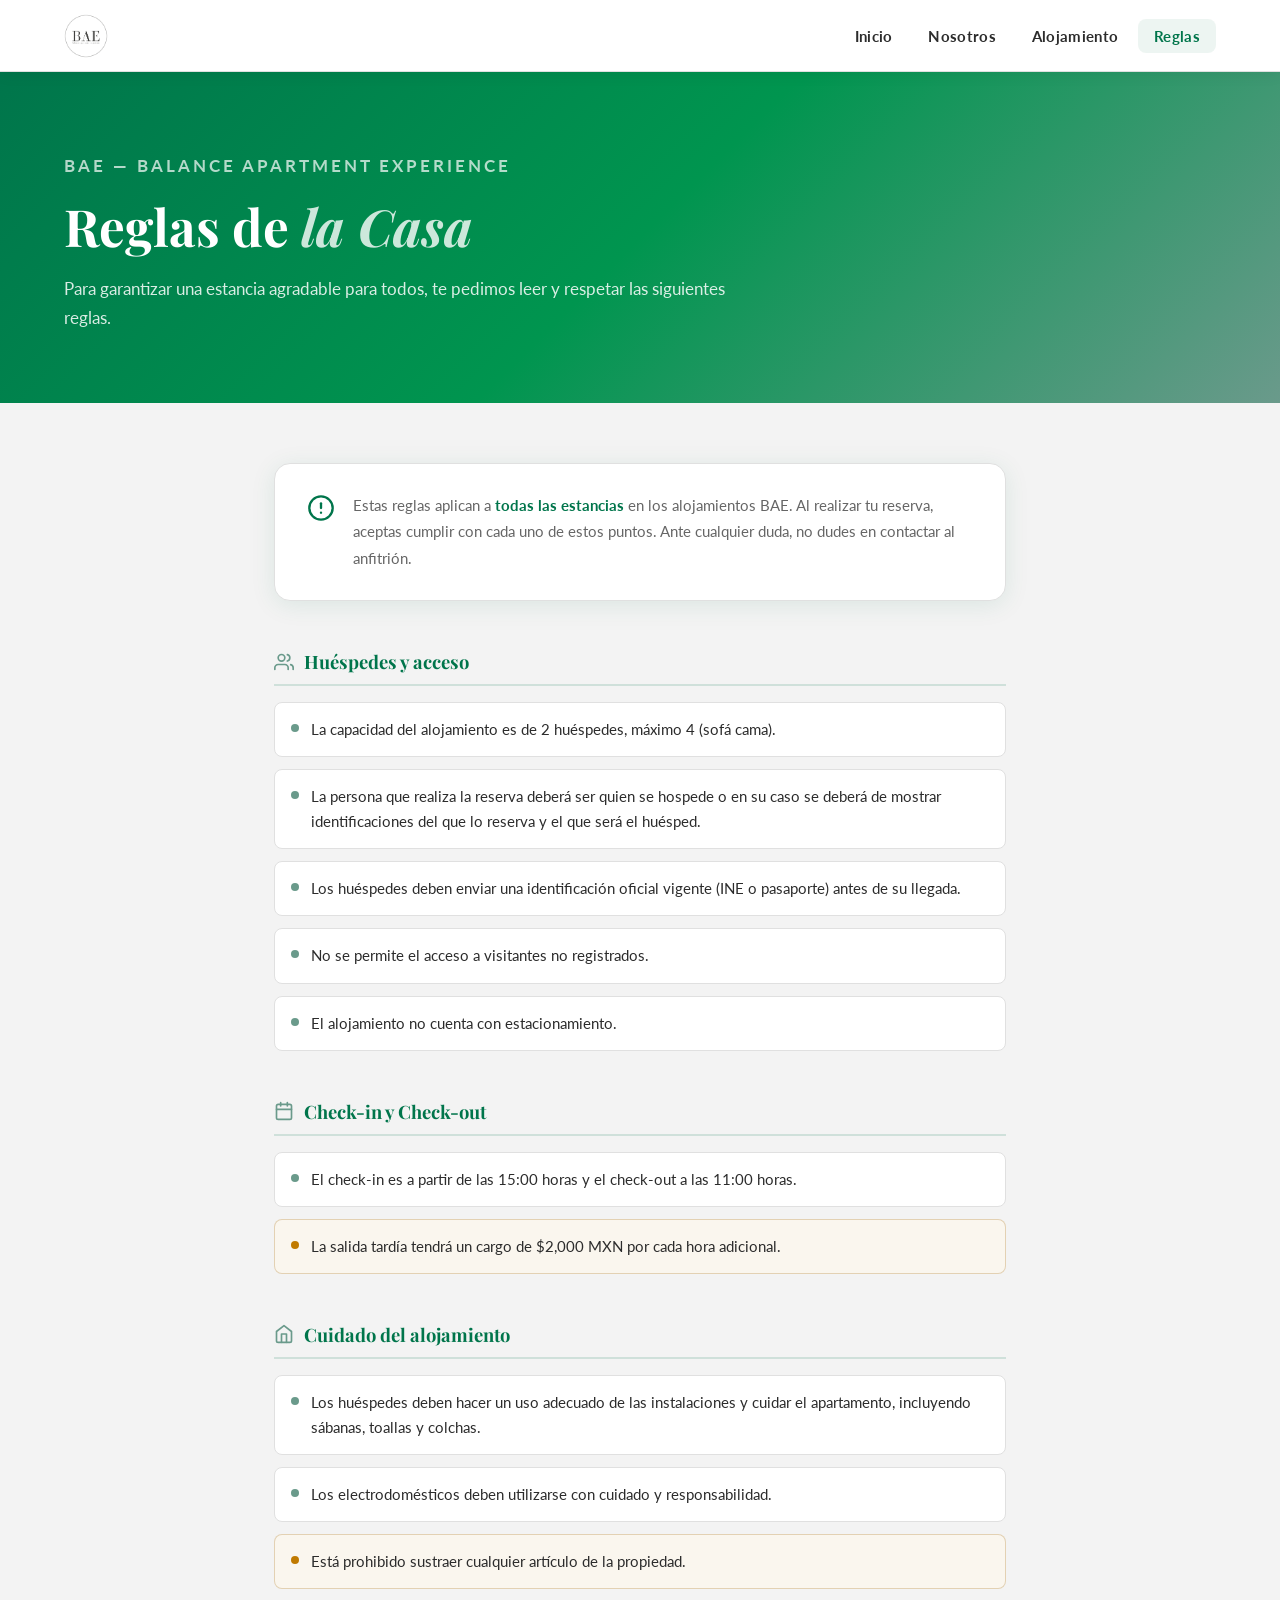
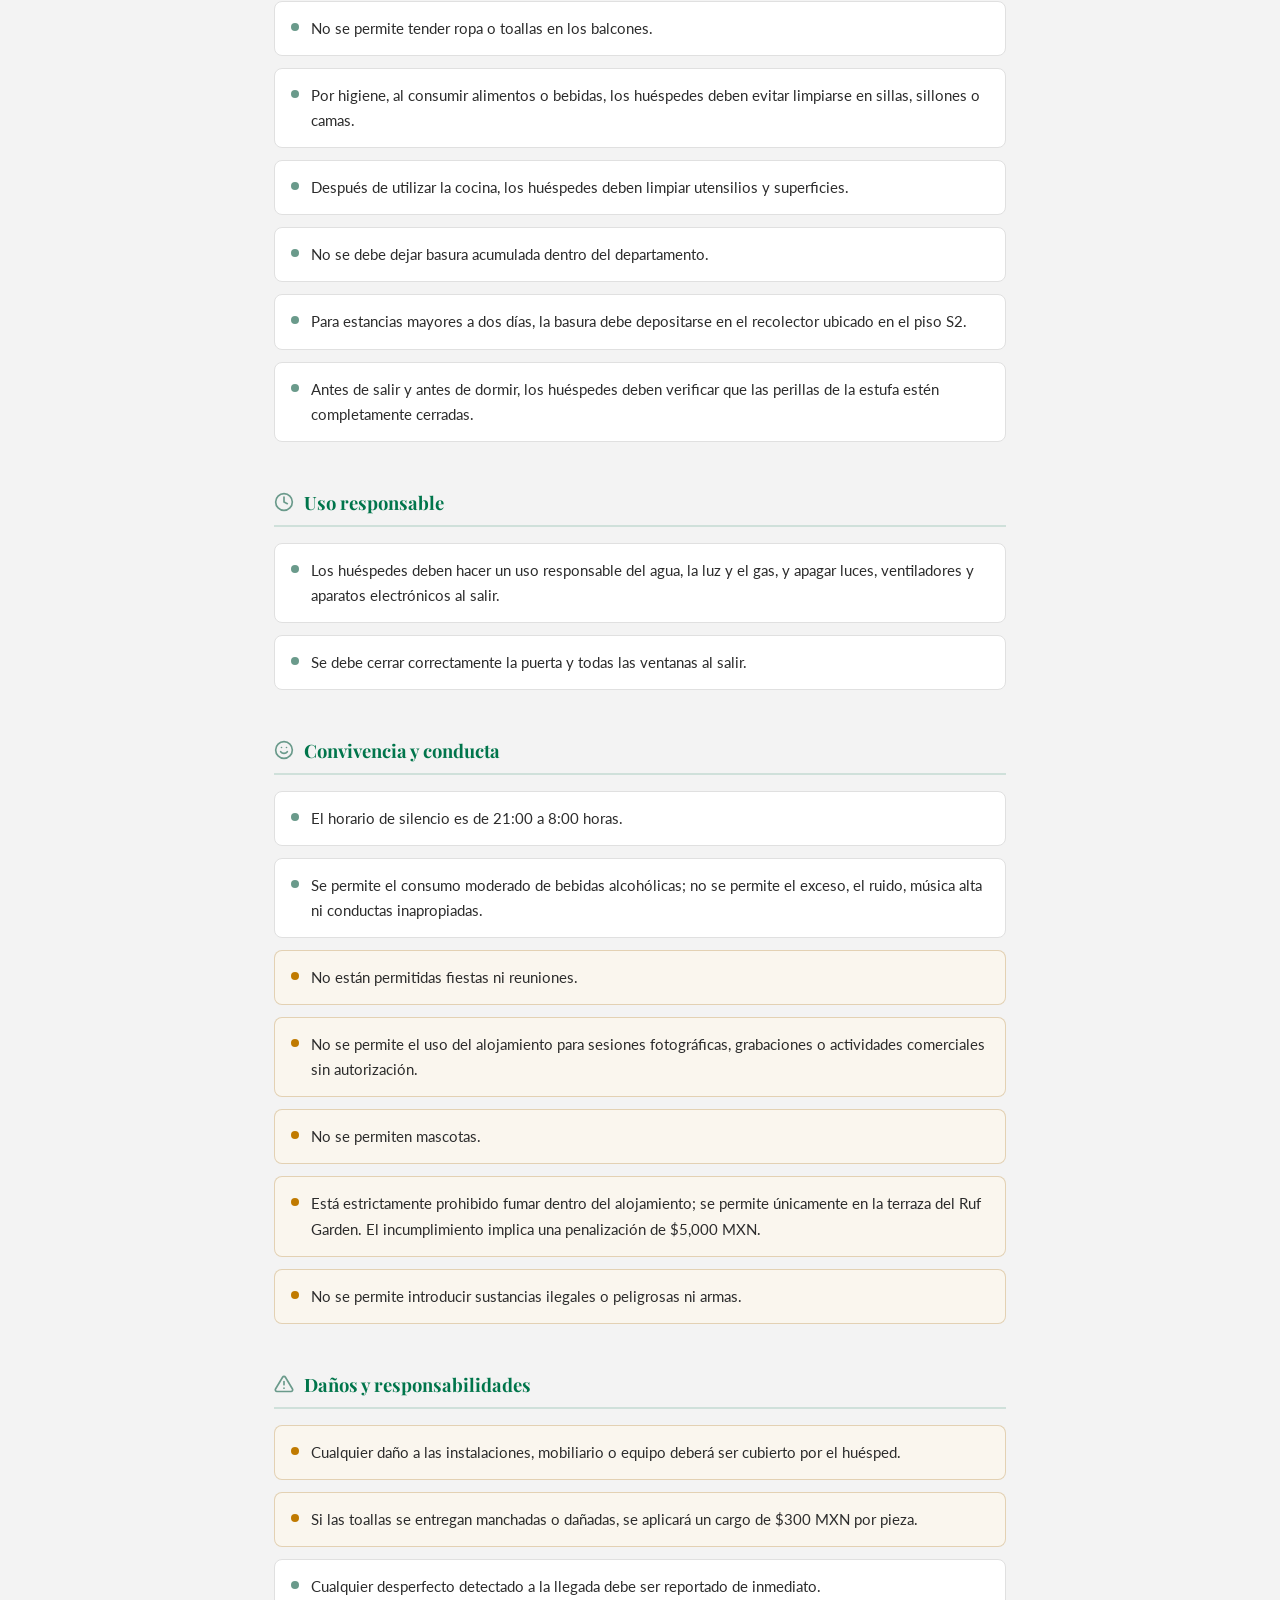
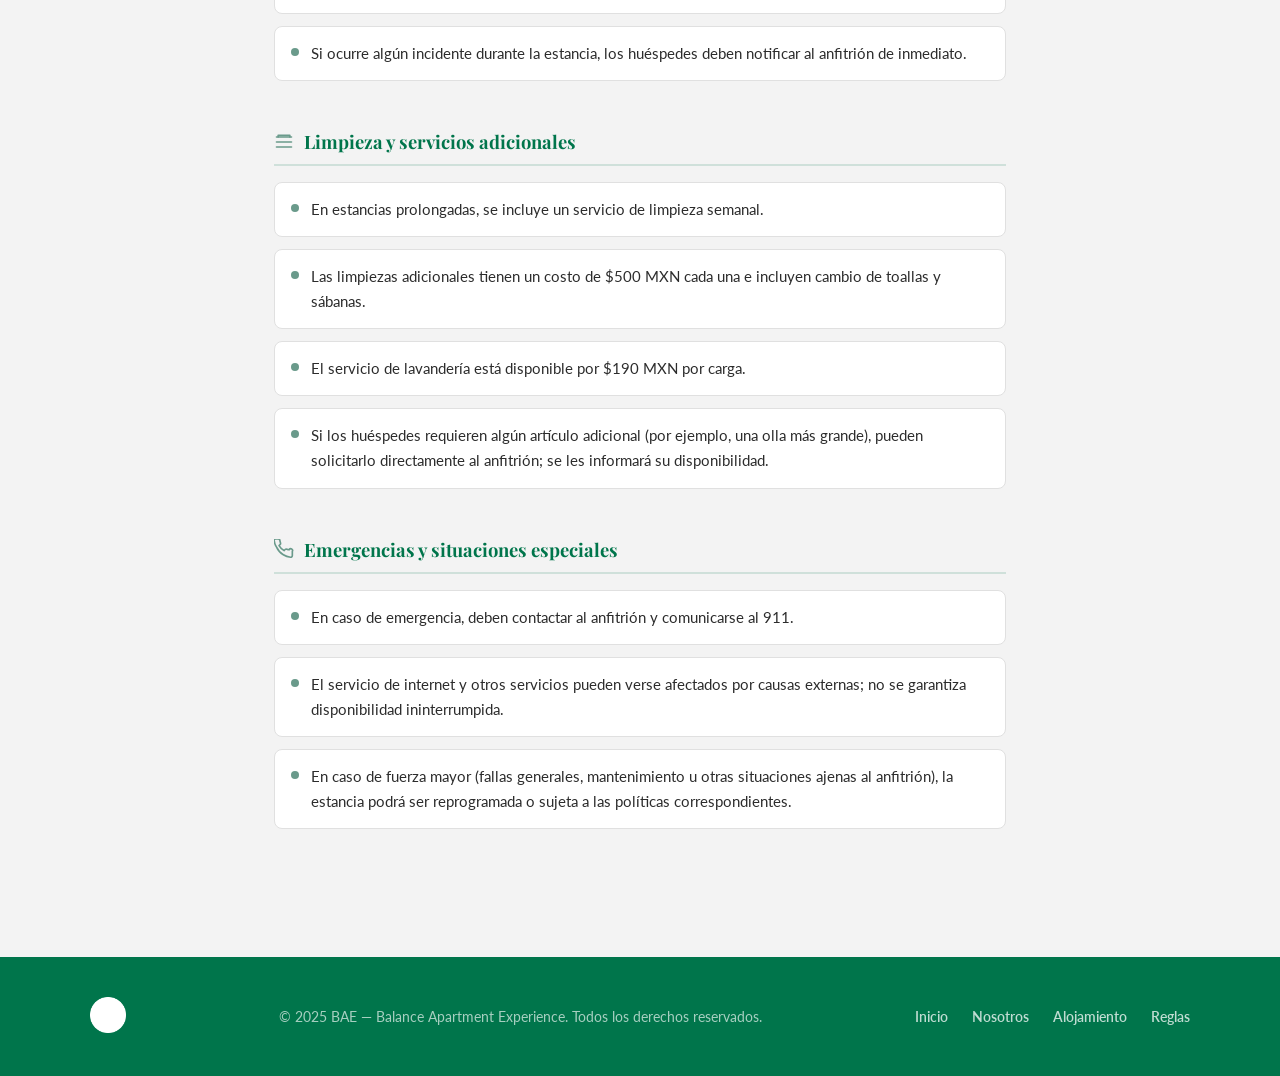
<file: reglas.html>
<!DOCTYPE html>
<html lang="es">
<head>
  <meta charset="UTF-8" />
  <meta name="viewport" content="width=device-width, initial-scale=1.0" />
  <title>Reglas de la Casa — BAE</title>
  <link rel="stylesheet" href="index.css" />
  <link href="https://fonts.googleapis.com/css2?family=Playfair+Display:ital,wght@0,400;0,600;0,700;1,400;1,600&family=Lato:wght@300;400;700&display=swap" rel="stylesheet" />

  <style>
    /* ── PAGE LAYOUT ── */
    .rules-page {
      max-width: 860px;
      margin: 0 auto;
      padding: 60px 5% 80px;
    }

    /* ── CATEGORY BLOCK ── */
    .rules-category {
      margin-bottom: 48px;
    }

    .rules-category-title {
      font-family: var(--font-display);
      font-size: 1.15rem;
      font-weight: 700;
      color: var(--title);
      display: flex;
      align-items: center;
      gap: 10px;
      margin-bottom: 16px;
      padding-bottom: 10px;
      border-bottom: 2px solid rgba(0,117,75,.15);
    }

    .rules-category-title svg {
      width: 20px;
      height: 20px;
      color: var(--subtitle);
      flex-shrink: 0;
    }

    /* ── RULE ITEMS ── */
    .rules-list {
      list-style: none;
      display: flex;
      flex-direction: column;
      gap: 12px;
    }

    .rules-list li {
      display: flex;
      gap: 12px;
      align-items: flex-start;
      font-size: .95rem;
      color: var(--text);
      line-height: 1.65;
      background: var(--white);
      border: 1px solid var(--border);
      border-radius: var(--radius-sm);
      padding: 14px 16px;
      transition: var(--transition);
    }

    .rules-list li:hover {
      border-color: rgba(0,117,75,.25);
      box-shadow: 0 2px 12px rgba(0,117,75,.07);
    }

    .rule-dot {
      width: 8px;
      height: 8px;
      border-radius: 50%;
      background: var(--subtitle);
      flex-shrink: 0;
      margin-top: 7px;
      transition: background var(--transition);
    }

    .rules-list li:hover .rule-dot {
      background: var(--title);
    }

    /* Items con advertencia (penalización / prohibición estricta) */
    .rules-list li.rule-warn {
      border-color: rgba(154, 98, 0, .25);
      background: rgba(255, 248, 235, .6);
    }

    .rules-list li.rule-warn .rule-dot {
      background: #c07a00;
    }

    .rules-list li.rule-warn:hover {
      border-color: rgba(154, 98, 0, .45);
      box-shadow: 0 2px 12px rgba(154,98,0,.1);
    }

    /* ── INTRO CARD ── */
    .rules-intro {
      background: var(--white);
      border: 1px solid var(--border);
      border-radius: var(--radius);
      padding: 28px 32px;
      margin-bottom: 48px;
      display: flex;
      gap: 18px;
      align-items: flex-start;
      box-shadow: var(--shadow);
    }

    .rules-intro svg {
      width: 28px;
      height: 28px;
      color: var(--title);
      flex-shrink: 0;
      margin-top: 2px;
    }

    .rules-intro p {
      font-size: .96rem;
      color: var(--text-light);
      line-height: 1.75;
    }

    .rules-intro strong {
      color: var(--title);
      font-weight: 700;
    }

    /* ── RESPONSIVE ── */
    @media (max-width: 600px) {
      .rules-page { padding: 40px 5% 60px; }
      .rules-intro { flex-direction: column; gap: 12px; }
    }
  </style>
</head>
<body>

  <!-- NAVBAR -->
  <header class="navbar">
    <div class="navbar-brand" onclick="window.location.href='index.html'">
      <img src="public/BAE_Circular png.png" alt="BAE Logo" class="brand-logo" id="brandLogo"
           onerror="this.style.display='none'; document.getElementById('brandFallback').style.display='flex';" />
      <div class="brand-fallback" id="brandFallback" style="display:none;">
        <span class="brand-icon">◆</span>
        <span class="brand-name">BAE</span>
      </div>
    </div>
    <nav class="nav-links">
      <a href="index.html" class="nav-link">Inicio</a>
      <a href="index.html#nosotros" class="nav-link">Nosotros</a>
      <a href="index.html#alojamiento" class="nav-link">Alojamiento</a>
      <a href="reglas.html" class="nav-link active">Reglas</a>
    </nav>
    <button class="hamburger" id="hamburger" aria-label="Menú">
      <span></span><span></span><span></span>
    </button>
  </header>

  <!-- MOBILE MENU -->
  <div class="mobile-menu" id="mobileMenu">
    <a href="index.html" class="mobile-link">Inicio</a>
    <a href="index.html" class="mobile-link">Nosotros</a>
    <a href="index.html" class="mobile-link">Alojamiento</a>
    <a href="reglas.html" class="mobile-link">Reglas de la Casa</a>
  </div>

  <main>

    <!-- INNER HERO -->
    <div class="inner-hero">
      <div class="inner-hero-text">
        <p class="hero-eyebrow">BAE — Balance Apartment Experience</p>
        <h1>Reglas de <em>la Casa</em></h1>
        <p>Para garantizar una estancia agradable para todos, te pedimos leer y respetar las siguientes reglas.</p>
      </div>
    </div>

    <!-- CONTENT -->
    <div class="rules-page">

      <!-- INTRO -->
      <div class="rules-intro">
        <svg viewBox="0 0 24 24" fill="none" stroke="currentColor" stroke-width="2" stroke-linecap="round" stroke-linejoin="round">
          <circle cx="12" cy="12" r="10"/><line x1="12" y1="8" x2="12" y2="12"/><line x1="12" y1="16" x2="12.01" y2="16"/>
        </svg>
        <p>Estas reglas aplican a <strong>todas las estancias</strong> en los alojamientos BAE. Al realizar tu reserva, aceptas cumplir con cada uno de estos puntos. Ante cualquier duda, no dudes en contactar al anfitrión.</p>
      </div>

      <!-- 1. HUÉSPEDES Y ACCESO -->
      <div class="rules-category">
        <h2 class="rules-category-title">
          <svg viewBox="0 0 24 24" fill="none" stroke="currentColor" stroke-width="2" stroke-linecap="round" stroke-linejoin="round"><path d="M17 21v-2a4 4 0 00-4-4H5a4 4 0 00-4 4v2"/><circle cx="9" cy="7" r="4"/><path d="M23 21v-2a4 4 0 00-3-3.87"/><path d="M16 3.13a4 4 0 010 7.75"/></svg>
          Huéspedes y acceso
        </h2>
        <ul class="rules-list">
          <li><span class="rule-dot"></span>La capacidad del alojamiento es de 2 huéspedes, máximo 4 (sofá cama).</li>
          <li><span class="rule-dot"></span>La persona que realiza la reserva deberá ser quien se hospede o en su caso se deberá de mostrar identificaciones del que lo reserva y el que será el huésped.</li>
          <li><span class="rule-dot"></span>Los huéspedes deben enviar una identificación oficial vigente (INE o pasaporte) antes de su llegada.</li>
          <li><span class="rule-dot"></span>No se permite el acceso a visitantes no registrados.</li>
          <li><span class="rule-dot"></span>El alojamiento no cuenta con estacionamiento.</li>
        </ul>
      </div>

      <!-- 2. CHECK-IN / CHECK-OUT -->
      <div class="rules-category">
        <h2 class="rules-category-title">
          <svg viewBox="0 0 24 24" fill="none" stroke="currentColor" stroke-width="2" stroke-linecap="round" stroke-linejoin="round"><rect x="3" y="4" width="18" height="18" rx="2"/><line x1="16" y1="2" x2="16" y2="6"/><line x1="8" y1="2" x2="8" y2="6"/><line x1="3" y1="10" x2="21" y2="10"/></svg>
          Check-in y Check-out
        </h2>
        <ul class="rules-list">
          <li><span class="rule-dot"></span>El check-in es a partir de las 15:00 horas y el check-out a las 11:00 horas.</li>
          <li class="rule-warn"><span class="rule-dot"></span>La salida tardía tendrá un cargo de $2,000 MXN por cada hora adicional.</li>
        </ul>
      </div>

      <!-- 3. CUIDADO DEL ALOJAMIENTO -->
      <div class="rules-category">
        <h2 class="rules-category-title">
          <svg viewBox="0 0 24 24" fill="none" stroke="currentColor" stroke-width="2" stroke-linecap="round" stroke-linejoin="round"><path d="M3 9l9-7 9 7v11a2 2 0 01-2 2H5a2 2 0 01-2-2z"/><polyline points="9 22 9 12 15 12 15 22"/></svg>
          Cuidado del alojamiento
        </h2>
        <ul class="rules-list">
          <li><span class="rule-dot"></span>Los huéspedes deben hacer un uso adecuado de las instalaciones y cuidar el apartamento, incluyendo sábanas, toallas y colchas.</li>
          <li><span class="rule-dot"></span>Los electrodomésticos deben utilizarse con cuidado y responsabilidad.</li>
          <li class="rule-warn"><span class="rule-dot"></span>Está prohibido sustraer cualquier artículo de la propiedad.</li>
          <li><span class="rule-dot"></span>No se permite tender ropa o toallas en los balcones.</li>
          <li><span class="rule-dot"></span>Por higiene, al consumir alimentos o bebidas, los huéspedes deben evitar limpiarse en sillas, sillones o camas.</li>
          <li><span class="rule-dot"></span>Después de utilizar la cocina, los huéspedes deben limpiar utensilios y superficies.</li>
          <li><span class="rule-dot"></span>No se debe dejar basura acumulada dentro del departamento.</li>
          <li><span class="rule-dot"></span>Para estancias mayores a dos días, la basura debe depositarse en el recolector ubicado en el piso S2.</li>
          <li><span class="rule-dot"></span>Antes de salir y antes de dormir, los huéspedes deben verificar que las perillas de la estufa estén completamente cerradas.</li>
        </ul>
      </div>

      <!-- 4. USO RESPONSABLE -->
      <div class="rules-category">
        <h2 class="rules-category-title">
          <svg viewBox="0 0 24 24" fill="none" stroke="currentColor" stroke-width="2" stroke-linecap="round" stroke-linejoin="round"><path d="M12 2a10 10 0 100 20A10 10 0 0012 2z"/><path d="M12 6v6l4 2"/></svg>
          Uso responsable
        </h2>
        <ul class="rules-list">
          <li><span class="rule-dot"></span>Los huéspedes deben hacer un uso responsable del agua, la luz y el gas, y apagar luces, ventiladores y aparatos electrónicos al salir.</li>
          <li><span class="rule-dot"></span>Se debe cerrar correctamente la puerta y todas las ventanas al salir.</li>
        </ul>
      </div>

      <!-- 5. CONVIVENCIA Y CONDUCTA -->
      <div class="rules-category">
        <h2 class="rules-category-title">
          <svg viewBox="0 0 24 24" fill="none" stroke="currentColor" stroke-width="2" stroke-linecap="round" stroke-linejoin="round"><circle cx="12" cy="12" r="10"/><path d="M8 14s1.5 2 4 2 4-2 4-2"/><line x1="9" y1="9" x2="9.01" y2="9"/><line x1="15" y1="9" x2="15.01" y2="9"/></svg>
          Convivencia y conducta
        </h2>
        <ul class="rules-list">
          <li><span class="rule-dot"></span>El horario de silencio es de 21:00 a 8:00 horas.</li>
          <li><span class="rule-dot"></span>Se permite el consumo moderado de bebidas alcohólicas; no se permite el exceso, el ruido, música alta ni conductas inapropiadas.</li>
          <li class="rule-warn"><span class="rule-dot"></span>No están permitidas fiestas ni reuniones.</li>
          <li class="rule-warn"><span class="rule-dot"></span>No se permite el uso del alojamiento para sesiones fotográficas, grabaciones o actividades comerciales sin autorización.</li>
          <li class="rule-warn"><span class="rule-dot"></span>No se permiten mascotas.</li>
          <li class="rule-warn"><span class="rule-dot"></span>Está estrictamente prohibido fumar dentro del alojamiento; se permite únicamente en la terraza del Ruf Garden. El incumplimiento implica una penalización de $5,000 MXN.</li>
          <li class="rule-warn"><span class="rule-dot"></span>No se permite introducir sustancias ilegales o peligrosas ni armas.</li>
        </ul>
      </div>

      <!-- 6. DAÑOS Y RESPONSABILIDADES -->
      <div class="rules-category">
        <h2 class="rules-category-title">
          <svg viewBox="0 0 24 24" fill="none" stroke="currentColor" stroke-width="2" stroke-linecap="round" stroke-linejoin="round"><path d="M10.29 3.86L1.82 18a2 2 0 001.71 3h16.94a2 2 0 001.71-3L13.71 3.86a2 2 0 00-3.42 0z"/><line x1="12" y1="9" x2="12" y2="13"/><line x1="12" y1="17" x2="12.01" y2="17"/></svg>
          Daños y responsabilidades
        </h2>
        <ul class="rules-list">
          <li class="rule-warn"><span class="rule-dot"></span>Cualquier daño a las instalaciones, mobiliario o equipo deberá ser cubierto por el huésped.</li>
          <li class="rule-warn"><span class="rule-dot"></span>Si las toallas se entregan manchadas o dañadas, se aplicará un cargo de $300 MXN por pieza.</li>
          <li><span class="rule-dot"></span>Cualquier desperfecto detectado a la llegada debe ser reportado de inmediato.</li>
          <li><span class="rule-dot"></span>Si ocurre algún incidente durante la estancia, los huéspedes deben notificar al anfitrión de inmediato.</li>
        </ul>
      </div>

      <!-- 7. LIMPIEZA Y SERVICIOS -->
      <div class="rules-category">
        <h2 class="rules-category-title">
          <svg viewBox="0 0 24 24" fill="none" stroke="currentColor" stroke-width="2" stroke-linecap="round" stroke-linejoin="round"><path d="M3 6h18M3 12h18M3 18h18"/><path d="M5 6V4h14v2"/></svg>
          Limpieza y servicios adicionales
        </h2>
        <ul class="rules-list">
          <li><span class="rule-dot"></span>En estancias prolongadas, se incluye un servicio de limpieza semanal.</li>
          <li><span class="rule-dot"></span>Las limpiezas adicionales tienen un costo de $500 MXN cada una e incluyen cambio de toallas y sábanas.</li>
          <li><span class="rule-dot"></span>El servicio de lavandería está disponible por $190 MXN por carga.</li>
          <li><span class="rule-dot"></span>Si los huéspedes requieren algún artículo adicional (por ejemplo, una olla más grande), pueden solicitarlo directamente al anfitrión; se les informará su disponibilidad.</li>
        </ul>
      </div>

      <!-- 8. EMERGENCIAS Y SITUACIONES ESPECIALES -->
      <div class="rules-category">
        <h2 class="rules-category-title">
          <svg viewBox="0 0 24 24" fill="none" stroke="currentColor" stroke-width="2" stroke-linecap="round" stroke-linejoin="round"><path d="M22 16.92v3a2 2 0 01-2.18 2 19.79 19.79 0 01-8.63-3.07A19.5 19.5 0 013.07 9.81 19.79 19.79 0 01.06 1.18 2 2 0 012.03 0h3a2 2 0 012 1.72c.127.96.361 1.903.7 2.81a2 2 0 01-.45 2.11L6.09 7.91a16 16 0 006 6l1.27-1.27a2 2 0 012.11-.45c.907.339 1.85.573 2.81.7A2 2 0 0122 14.92v2z"/></svg>
          Emergencias y situaciones especiales
        </h2>
        <ul class="rules-list">
          <li><span class="rule-dot"></span>En caso de emergencia, deben contactar al anfitrión y comunicarse al 911.</li>
          <li><span class="rule-dot"></span>El servicio de internet y otros servicios pueden verse afectados por causas externas; no se garantiza disponibilidad ininterrumpida.</li>
          <li><span class="rule-dot"></span>En caso de fuerza mayor (fallas generales, mantenimiento u otras situaciones ajenas al anfitrión), la estancia podrá ser reprogramada o sujeta a las políticas correspondientes.</li>
        </ul>
      </div>

    </div><!-- /rules-page -->

  </main>

  <!-- FOOTER -->
  <footer class="footer">
    <div class="footer-inner">
      <div class="footer-brand" onclick="window.location.href='index.html'">
        <img src="public/BAE_Circular png.png" alt="BAE" class="footer-logo"
             onerror="this.style.display='none'; document.getElementById('footerFallback').style.display='flex';" />
        <div class="brand-fallback" id="footerFallback" style="display:none;">
          <span class="brand-icon">◆</span>
          <span class="brand-name">BAE</span>
        </div>
      </div>
      <p class="footer-copy">© 2025 BAE — Balance Apartment Experience. Todos los derechos reservados.</p>
      <div class="footer-links">
        <a href="index.html">Inicio</a>
        <a href="index.html">Nosotros</a>
        <a href="index.html">Alojamiento</a>
        <a href="reglas.html">Reglas</a>
      </div>
    </div>
  </footer>

  <script>
    // Hamburger móvil
    const hamburger = document.getElementById('hamburger');
    const mobileMenu = document.getElementById('mobileMenu');
    hamburger.addEventListener('click', () => mobileMenu.classList.toggle('open'));
    document.addEventListener('click', e => {
      if (!hamburger.contains(e.target) && !mobileMenu.contains(e.target)) {
        mobileMenu.classList.remove('open');
      }
    });
  </script>

</body>
</html>
</file>
<file: index.css>
/* ============================
   VARIABLES & RESET
============================ */
:root {
  --bg: #f3f3f3;
  --title: #00754b;
  --subtitle: #6a9a8b;
  --white: #ffffff;
  --text: #2c2c2c;
  --text-light: #666666;
  --border: #e0e0e0;
  --shadow: 0 4px 24px rgba(0, 117, 75, 0.10);
  --shadow-hover: 0 8px 40px rgba(0, 117, 75, 0.18);
  --radius: 16px;
  --radius-sm: 8px;
  --transition: 0.3s cubic-bezier(0.4, 0, 0.2, 1);
  --nav-h: 72px;
  --font-display: 'Playfair Display', Georgia, serif;
  --font-body: 'Lato', 'Helvetica Neue', sans-serif;
}

*, *::before, *::after { box-sizing: border-box; margin: 0; padding: 0; }
html { scroll-behavior: smooth; }
body {
  font-family: var(--font-body);
  background: var(--bg);
  color: var(--text);
  min-height: 100vh;
  display: flex;
  flex-direction: column;
  overflow-x: hidden; /* evita scroll horizontal global */
}

/* ============================
   NAVBAR
============================ */
.navbar {
  position: fixed;
  top: 0; left: 0; right: 0;
  height: var(--nav-h);
  background: var(--white);
  border-bottom: 1px solid var(--border);
  display: flex;
  align-items: center;
  justify-content: space-between;
  padding: 0 5%;
  z-index: 1000;
  box-shadow: 0 2px 16px rgba(0,0,0,0.06);
}

.navbar-brand {
  display: flex;
  align-items: center;
  gap: 10px;
  cursor: pointer;
}

.brand-logo {
  height: 44px;
  width: auto;
  object-fit: contain;
}

.footer-logo {
  height: 36px;
  width: auto;
  object-fit: contain;
  filter: brightness(0) invert(1);
}

.brand-fallback {
  display: flex;
  align-items: center;
  gap: 10px;
}

.brand-icon {
  font-size: 1.4rem;
  color: var(--title);
  animation: spin-slow 8s linear infinite;
}

@keyframes spin-slow {
  from { transform: rotate(0deg); }
  to   { transform: rotate(360deg); }
}

.brand-name {
  font-family: var(--font-display);
  font-size: 1.4rem;
  font-weight: 700;
  color: var(--title);
  letter-spacing: -0.5px;
}

.nav-links {
  display: flex;
  align-items: center;
  gap: 4px;
}

.nav-link {
  font-family: var(--font-body);
  font-size: 0.95rem;
  font-weight: 700;
  color: var(--text);
  text-decoration: none;
  padding: 8px 16px;
  border-radius: var(--radius-sm);
  transition: var(--transition);
  letter-spacing: 0.3px;
  cursor: pointer;
}

.nav-link:hover, .nav-link.active {
  color: var(--title);
  background: rgba(0, 117, 75, 0.07);
}

/* Dropdown */
.nav-dropdown { position: relative; }

.dropdown-menu {
  display: none;
  position: absolute;
  top: calc(100% + 8px);
  left: 0;
  background: var(--white);
  border: 1px solid var(--border);
  border-radius: var(--radius-sm);
  box-shadow: var(--shadow);
  min-width: 160px;
  overflow: hidden;
  animation: fadeDown 0.2s ease;
}

@keyframes fadeDown {
  from { opacity: 0; transform: translateY(-8px); }
  to   { opacity: 1; transform: translateY(0); }
}

.nav-dropdown:hover .dropdown-menu { display: block; }

.dropdown-item {
  display: block;
  padding: 12px 18px;
  font-size: 0.9rem;
  font-weight: 600;
  color: var(--text);
  text-decoration: none;
  transition: var(--transition);
  cursor: pointer;
}

.dropdown-item:hover {
  background: rgba(0, 117, 75, 0.07);
  color: var(--title);
}

/* Hamburger */
.hamburger {
  display: none;
  flex-direction: column;
  gap: 5px;
  background: none;
  border: none;
  cursor: pointer;
  padding: 4px;
}

.hamburger span {
  display: block;
  width: 24px;
  height: 2px;
  background: var(--title);
  border-radius: 2px;
  transition: var(--transition);
}

/* Mobile Menu */
.mobile-menu {
  display: none;
  position: fixed;
  top: var(--nav-h);
  left: 0; right: 0;
  background: var(--white);
  border-bottom: 1px solid var(--border);
  flex-direction: column;
  padding: 16px 5%;
  z-index: 999;
  box-shadow: 0 8px 24px rgba(0,0,0,0.08);
  animation: slideDown 0.25s ease;
}

@keyframes slideDown {
  from { opacity: 0; transform: translateY(-12px); }
  to   { opacity: 1; transform: translateY(0); }
}

.mobile-menu.open { display: flex; }

.mobile-link {
  padding: 12px 4px;
  font-weight: 700;
  font-size: 1rem;
  color: var(--text);
  text-decoration: none;
  border-bottom: 1px solid var(--border);
  cursor: pointer;
  transition: color var(--transition);
}

.mobile-link:last-child { border-bottom: none; }
.mobile-link:hover { color: var(--title); }
.mobile-link.sub { font-weight: 400; color: var(--subtitle); padding-left: 16px; }

/* ============================
   PAGES
============================ */
main { margin-top: var(--nav-h); flex: 1; overflow-x: hidden; }

.page { display: none; animation: pageIn 0.4s ease; }
.page.active { display: block; }

@keyframes pageIn {
  from { opacity: 0; transform: translateY(16px); }
  to   { opacity: 1; transform: translateY(0); }
}



/* ============================
   HERO TEXTO
============================ */
.hero-eyebrow {
  font-size: 0.85rem;
  font-weight: 700;
  letter-spacing: 3px;
  text-transform: uppercase;
  color: var(--subtitle);
  margin-bottom: 16px;
}

.hero-title {
  font-family: var(--font-display);
  font-size: clamp(2.4rem, 5vw, 4rem);
  font-weight: 700;
  color: var(--title);
  line-height: 1.1;
  margin-bottom: 24px;
}

.hero-title em { font-style: italic; color: var(--subtitle); }

.hero-subtitle {
  font-size: 1.05rem;
  color: var(--text-light);
  line-height: 1;
  margin-bottom: 20px;
  max-width: 480px;
}

.hero-cta { display: flex; gap: 16px; flex-wrap: wrap; }

/* ============================
   BOOKING CARD
============================ */
.booking-card {
  background: var(--white);
  border-radius: var(--radius);
  padding: 2rem 2rem 1.5rem;
  box-shadow: 0 8px 40px rgba(0,0,0,.10);
  border: 1px solid var(--border);
}

.booking-card h2 {
  font-family: var(--font-display);
  font-size: 1.55rem;
  color: var(--title);
  margin: 0 0 .3rem;
}

.booking-intro {
  color: var(--text-light);
  font-size: .88rem;
  line-height: 1.5;
  margin: 0 0 1.3rem;
}

.booking-form {
  display: flex;
  flex-direction: column;
  gap: .8rem;
}

.booking-row {
  display: grid;
  grid-template-columns: 1fr 1fr;
  gap: .8rem;
}

.bf {
  display: flex;
  flex-direction: column;
  gap: .25rem;
}

.bf label {
  font-size: .72rem;
  font-weight: 700;
  letter-spacing: .07em;
  text-transform: uppercase;
  color: var(--subtitle);
}

.bf-wrap {
  position: relative;
  display: flex;
  align-items: center;
}

.bf-icon {
  position: absolute;
  left: .7rem;
  width: 15px;
  height: 15px;
  color: var(--subtitle);
  pointer-events: none;
  flex-shrink: 0;
}

.bf input {
  width: 100%;
  box-sizing: border-box;
  border: 1.5px solid var(--border);
  border-radius: var(--radius-sm);
  padding: .62rem .85rem .62rem 2.2rem;
  font-size: .9rem;
  font-family: var(--font-body);
  background: var(--bg);
  color: var(--text);
  outline: none;
  transition: border-color .2s, background .2s;
}

.bf input[readonly] { cursor: pointer; }

.bf input:focus,
.bf input:hover {
  border-color: var(--title);
  background: var(--white);
}

.btn-solicitar {
  display: flex;
  align-items: center;
  justify-content: center;
  gap: .5rem;
  background: var(--title);
  color: var(--white);
  border: none;
  border-radius: var(--radius-sm);
  padding: .82rem 1.2rem;
  font-size: .92rem;
  font-family: var(--font-body);
  font-weight: 700;
  cursor: pointer;
  transition: background .2s, transform .15s, box-shadow .2s;
  letter-spacing: .3px;
}

.btn-solicitar:hover {
  background: #005a38;
  transform: translateY(-1px);
  box-shadow: 0 6px 20px rgba(0,117,75,.28);
}

.btn-solicitar svg { width: 16px; height: 16px; flex-shrink: 0; }

.btn-airbnb {
  display: flex;
  align-items: center;
  justify-content: center;
  gap: .55rem;
  background: var(--white);
  color: #FF385C;
  border: 2px solid #FF385C;
  border-radius: var(--radius-sm);
  padding: .72rem 1.2rem;
  font-size: .9rem;
  font-family: var(--font-body);
  font-weight: 700;
  cursor: pointer;
  text-decoration: none;
  transition: background .2s, color .2s;
  letter-spacing: .3px;
}

.btn-airbnb:hover { background: #FF385C; color: var(--white); }
.btn-airbnb svg { width: 18px; height: 18px; flex-shrink: 0; }

.booking-footer {
  display: flex;
  gap: 1.2rem;
  flex-wrap: wrap;
  padding: .9rem 0 0;
  margin-top: .9rem;
  border-top: 1px solid var(--border);
}

.bfoot-item {
  display: flex;
  align-items: center;
  gap: .4rem;
  font-size: .79rem;
  color: var(--text-light);
  text-decoration: none;
  transition: color .2s;
}

.bfoot-item:hover { color: var(--title); }

.bfoot-item svg {
  width: 13px;
  height: 13px;
  color: var(--subtitle);
  flex-shrink: 0;
}

/* ============================
   TOAST
============================ */
.toast {
  display: none;
  position: fixed;
  bottom: 2rem;
  right: 2rem;
  background: #2d7a47;
  color: #fff;
  padding: .9rem 1.4rem;
  border-radius: var(--radius-sm);
  font-family: var(--font-body);
  font-size: .88rem;
  z-index: 9999;
  box-shadow: 0 6px 24px rgba(0,0,0,.15);
  animation: toastIn .3s ease;
}

.toast.error { background: #c0392b; }

@keyframes toastIn {
  from { opacity: 0; transform: translateY(10px); }
  to   { opacity: 1; transform: translateY(0); }
}

/* ============================
   FLATPICKR OVERRIDES
============================ */
.flatpickr-calendar {
  border-radius: var(--radius) !important;
  box-shadow: var(--shadow-hover) !important;
  font-family: var(--font-body) !important;
}

.flatpickr-day.selected,
.flatpickr-day.selected:hover {
  background: var(--title) !important;
  border-color: var(--title) !important;
}

.flatpickr-day.inRange {
  background: rgba(0,117,75,.12) !important;
  border-color: rgba(0,117,75,.12) !important;
}

.flatpickr-day.today { border-color: var(--subtitle) !important; }

/* ============================
   AMENIDADES (Inicio)
============================ */
.section-amenities {
  padding: 72px 5%;
  background: var(--bg);
}

.section-title {
  font-family: var(--font-display);
  font-size: 2rem;
  color: var(--title);
  margin-bottom: 48px;
  text-align: center;
}

.amenities-grid {
  display: grid;
  grid-template-columns: repeat(auto-fit, minmax(240px, 1fr));
  gap: 32px;
  max-width: 1100px;
  margin: 0 auto;
}

.amenity-item {
  background: var(--white);
  border-radius: var(--radius);
  padding: 36px 28px;
  border: 1px solid var(--border);
  transition: var(--transition);
}

.amenity-item:hover {
  transform: translateY(-4px);
  box-shadow: var(--shadow);
  border-color: rgba(0,117,75,.2);
}

.amenity-icon-wrap {
  width: 64px;
  height: 64px;
  background: rgba(106,154,139,.12);
  border-radius: 50%;
  display: flex;
  align-items: center;
  justify-content: center;
  margin-bottom: 18px;
  transition: var(--transition);
}

.amenity-item:hover .amenity-icon-wrap { background: rgba(0,117,75,.12); }

.amen-svg {
  width: 32px;
  height: 32px;
  color: var(--subtitle);
  transition: color var(--transition);
}

.amenity-item:hover .amen-svg { color: var(--title); }

.amenity-item h4 {
  font-family: var(--font-display);
  font-size: 1.05rem;
  color: var(--title);
  margin-bottom: 10px;
}

.amenity-item p {
  font-size: .91rem;
  color: var(--text-light);
  line-height: 1.65;
}

/* ============================
   INNER HERO (subpáginas)
============================ */
.inner-hero {
  background: linear-gradient(135deg, var(--title) 0%, #00954f 50%, var(--subtitle) 100%);
  padding: 80px 5% 70px;
  color: var(--white);
}

.inner-hero-text { max-width: 700px; }
.inner-hero .hero-eyebrow { color: rgba(255,255,255,.7); }

.inner-hero h1 {
  font-family: var(--font-display);
  font-size: clamp(2rem, 4vw, 3.2rem);
  color: var(--white);
  margin: 12px 0 20px;
  line-height: 1.15;
}

.inner-hero h2 {
  font-family: var(--font-display);
  font-size: clamp(1.3rem, 3vw, 2rem);
  color: rgba(255,255,255,0.9);
  margin: 12px 0 0;
  font-weight: 400;
  font-style: italic;
}

.inner-hero h1 em { font-style: italic; color: rgba(255,255,255,.8); }
.inner-hero p { font-size: 1.05rem; color: rgba(255,255,255,.85); line-height: 1.7; }

.breadcrumb {
  cursor: pointer;
  text-decoration: underline;
  text-underline-offset: 3px;
  opacity: .8;
  transition: opacity var(--transition);
}
.breadcrumb:hover { opacity: 1; }

/* ============================
   NOSOTROS — Historia BAE
============================ */
.bae-story {
  display: grid;
  grid-template-columns: auto 1fr;
  gap: 60px;
  padding: 72px 5%;
  max-width: 1100px;
  margin: 0 auto;
  align-items: start;
}

.story-deco {
  display: flex;
  flex-direction: column;
  gap: 0;
  user-select: none;
}

.story-letter {
  font-family: var(--font-display);
  font-size: 5rem;
  font-weight: 700;
  color: var(--title);
  line-height: 1;
  opacity: .12;
  display: block;
}

.story-text {
  display: flex;
  flex-direction: column;
  gap: 20px;
}

.story-text p {
  font-size: 1.05rem;
  color: var(--text);
  line-height: 1.85;
}

.story-text em {
  font-style: italic;
  color: var(--title);
  font-family: var(--font-display);
}

.story-text strong { font-weight: 700; color: var(--title); }

.story-closing {
  font-family: var(--font-display);
  font-size: 1.15rem !important;
  color: var(--title) !important;
  font-style: italic;
  border-left: 3px solid var(--subtitle);
  padding-left: 20px;
  margin-top: 8px;
}

/* About grid */
.about-grid {
  display: grid;
  grid-template-columns: repeat(auto-fit, minmax(260px, 1fr));
  gap: 32px;
  max-width: 1200px;
  margin: 0 auto 72px;
  padding: 0 5%;
}

.about-block {
  background: var(--white);
  padding: 40px 36px;
  border-radius: var(--radius);
  border: 1px solid var(--border);
  box-shadow: var(--shadow);
}

.about-block.accent {
  background: var(--title);
  color: var(--white);
  border-color: transparent;
}

.about-block h2 {
  font-family: var(--font-display);
  font-size: 1.4rem;
  color: var(--title);
  margin-bottom: 16px;
}

.about-block.accent h2 { color: rgba(255,255,255,.7); }
.about-block p { color: var(--text-light); line-height: 1.7; font-size: .95rem; }
.about-block.accent p { color: rgba(255,255,255,.88); }

.values-list { list-style: none; display: flex; flex-direction: column; gap: 12px; }
.values-list li { color: var(--text-light); font-size: .95rem; font-weight: 600; }

.stats-block {
  display: flex;
  flex-direction: column;
  justify-content: center;
  gap: 24px;
  background: linear-gradient(135deg, rgba(0,117,75,.05), rgba(106,154,139,.1));
}

.stat { display: flex; flex-direction: column; gap: 4px; }

.stat-num {
  font-family: var(--font-display);
  font-size: 2.4rem;
  font-weight: 700;
  color: var(--title);
  line-height: 1;
}

.stat-label { font-size: .88rem; color: var(--subtitle); font-weight: 700; letter-spacing: .5px; }

/* ============================
   ALOJAMIENTO CARDS
============================ */
.alojamiento-cards {
  display: grid;
  grid-template-columns: repeat(auto-fit, minmax(300px, 1fr));
  gap: 40px;
  padding: 60px 5%;
  max-width: 1000px;
  margin: 0 auto;
}

.alo-card {
  background: var(--white);
  border-radius: var(--radius);
  overflow: hidden;
  box-shadow: var(--shadow);
  transition: var(--transition);
  cursor: pointer;
  border: 1px solid var(--border);
}

.alo-card:hover { transform: translateY(-8px); box-shadow: var(--shadow-hover); }

.alo-card-img {
  height: 220px;
  position: relative;
  overflow: hidden;
}

.alo-img {
  width: 100%;
  height: 100%;
  object-fit: cover;
  object-position: center;
  display: block;
  transition: transform 0.4s ease;
}

.alo-card:hover .alo-img { transform: scale(1.04); }

.salamanca-img   { background: linear-gradient(135deg, #00754b 0%, #005a38 100%); }
.chapultepec-img { background: linear-gradient(135deg, #6a9a8b 0%, #4a7a6a 100%); }
.alo-overlay     { position: absolute; inset: 0; display: flex; align-items: center; justify-content: center; }
.alo-icon        { font-size: 5rem; filter: drop-shadow(0 4px 12px rgba(0,0,0,.2)); }

.alo-card-body { padding: 32px; }

.alo-card-body h2 {
  font-family: var(--font-display);
  font-size: 1.7rem;
  color: var(--title);
  margin-bottom: 12px;
}

.alo-card-body p { color: var(--text-light); line-height: 1.65; margin-bottom: 24px; font-size: .95rem; }

/* ============================
   SUBPÁGINAS
============================ */
.sub-content {
  display: grid;
  grid-template-columns: 1fr 1fr;
  gap: 48px;
  padding: 60px 5%;
  max-width: 1100px;
  margin: 0 auto;
}

.sub-info h2 {
  font-family: var(--font-display);
  font-size: 1.6rem;
  color: var(--title);
  margin-bottom: 16px;
}

.sub-info p { color: var(--text-light); line-height: 1.7; margin-bottom: 16px; font-size: .96rem; }

.amenities { margin-top: 32px; }

.amenities h3 {
  font-family: var(--font-display);
  font-size: 1.1rem;
  color: var(--subtitle);
  margin-bottom: 16px;
}

.amenities-list { list-style: none; display: flex; flex-direction: column; gap: 14px; }

.amenities-list li {
  font-size: .95rem;
  color: var(--text);
  font-weight: 500;
  display: flex;
  gap: 10px;
  align-items: center;
}

.li-icon {
  width: 18px;
  height: 18px;
  color: var(--title);
  flex-shrink: 0;
}

.mt { margin-top: 32px; }
.btn-link { text-decoration: none; display: inline-block; }

.sub-map { display: flex; align-items: flex-start; }

.map-placeholder {
  width: 100%;
  min-height: 340px;
  border-radius: var(--radius);
  display: flex;
  align-items: center;
  justify-content: center;
  font-size: 1.1rem;
  font-weight: 700;
  color: var(--white);
  text-align: center;
  line-height: 1.8;
  box-shadow: var(--shadow);
}

.salamanca-map   { background: linear-gradient(135deg, #00754b, #005a38); }
.chapultepec-map { background: linear-gradient(135deg, #6a9a8b, #4a7a6a); }

/* ============================
   MAPA EMBED
============================ */
.map-embed-wrap {
  width: 100%;
  display: flex;
  flex-direction: column;
  gap: .6rem;
}

.map-location-label {
  display: flex;
  align-items: center;
  gap: .5rem;
  font-size: .85rem;
  font-weight: 700;
  color: var(--subtitle);
  letter-spacing: .01em;
}

.map-location-label svg {
  width: 15px;
  height: 15px;
  color: var(--title);
  flex-shrink: 0;
}

.map-iframe {
  width: 100%;
  height: 340px;
  border: none;
  border-radius: var(--radius);
  box-shadow: var(--shadow);
}

/* ============================
   SPACE HIGHLIGHTS
============================ */
.space-highlights {
  list-style: none;
  display: flex;
  flex-direction: column;
  gap: 10px;
  margin: 1.4rem 0 0;
}

.space-highlights li {
  display: flex;
  align-items: center;
  gap: 10px;
  font-size: .94rem;
  color: var(--text);
  font-weight: 500;
}

.space-highlights li svg {
  width: 17px;
  height: 17px;
  color: var(--title);
  flex-shrink: 0;
}

.space-highlights .highlight-warning {
  color: #9a6200;
  font-weight: 600;
}

.space-highlights .highlight-warning svg { color: #c07a00; }

/* ============================
   GALERÍA — CORREGIDA
   Problema: las imágenes desbordaban porque
   .gallery-main no tenía altura fija ni overflow:hidden,
   y .gallery-side no tenía altura acotada al grid.
============================ */
.gallery {
  display: grid;
  grid-template-columns: 3fr 1fr;
  gap: 12px;
  max-width: 1200px;
  width: 100%;           /* nunca supera su padre */
  margin: 0 auto 56px;
  padding: 0 5%;
  /* altura fija para todo el bloque de galería */
  height: 480px;
  box-sizing: border-box;
}

/* Imagen principal */
.gallery-main {
  height: 100%;
  overflow: hidden;      /* recorta cualquier exceso */
  border-radius: var(--radius);
}

.gallery-main img {
  width: 100%;
  height: 100%;
  object-fit: cover;
  object-position: center;
  display: block;
  border-radius: var(--radius);
  transition: transform 0.4s ease;
}

.gallery-main img:hover { transform: scale(1.02); }

/* Columna lateral */
.gallery-side {
  display: flex;
  flex-direction: column;
  gap: 10px;
  height: 100%;          /* se limita a la altura del grid */
  overflow: hidden;      /* recorta el exceso — elimina el scroll */
}

/* Cada miniatura ocupa una fracción equitativa */
.gallery-side img {
  flex: 1 1 0;           /* reparte el espacio disponible entre todas */
  width: 100%;
  min-height: 0;         /* permite que flex shrink funcione correctamente */
  object-fit: cover;
  object-position: center;
  border-radius: var(--radius-sm);
  display: block;
  transition: transform 0.3s ease, opacity 0.3s ease;
  cursor: pointer;
}

.gallery-side img:hover {
  transform: scale(1.03);
  opacity: .92;
}

/* ============================
   AMENITIES TAGS SECTION
============================ */
.amenities-section {
  background: var(--bg);
  padding: 56px 5%;
  border-top: 1px solid var(--border);
}

.amenities-title {
  font-family: var(--font-display);
  font-size: 1.7rem;
  color: var(--title);
  margin-bottom: 28px;
  max-width: 1100px;
  margin-left: auto;
  margin-right: auto;
}

.amenities-tags {
  display: flex;
  flex-wrap: wrap;
  gap: 10px;
  max-width: 1100px;
  margin: 0 auto;
}

.atag {
  display: inline-flex;
  align-items: center;
  gap: 7px;
  background: var(--white);
  border: 1.5px solid var(--border);
  border-radius: 100px;
  padding: 7px 14px;
  font-size: .84rem;
  font-weight: 600;
  color: var(--text);
  font-family: var(--font-body);
  transition: var(--transition);
  cursor: default;
  white-space: nowrap;
}

.atag:hover {
  border-color: var(--title);
  color: var(--title);
  background: rgba(0,117,75,.04);
}

.atag svg {
  width: 14px;
  height: 14px;
  color: var(--subtitle);
  flex-shrink: 0;
  transition: color var(--transition);
}

.atag:hover svg { color: var(--title); }

/* ============================
   BOTONES GENERALES
============================ */
.btn-primary {
  display: inline-block;
  background: var(--title);
  color: var(--white);
  padding: 14px 28px;
  border-radius: var(--radius-sm);
  font-family: var(--font-body);
  font-weight: 700;
  font-size: .95rem;
  cursor: pointer;
  border: none;
  letter-spacing: .5px;
  transition: var(--transition);
  text-align: center;
}

.btn-primary:hover {
  background: #005a38;
  transform: translateY(-2px);
  box-shadow: 0 6px 20px rgba(0,117,75,.3);
}

.btn-ghost {
  display: inline-block;
  background: transparent;
  color: var(--title);
  padding: 14px 28px;
  border-radius: var(--radius-sm);
  font-family: var(--font-body);
  font-weight: 700;
  font-size: .95rem;
  cursor: pointer;
  border: 2px solid var(--title);
  letter-spacing: .5px;
  transition: var(--transition);
}

.btn-ghost:hover {
  background: var(--title);
  color: var(--white);
}

/* ============================
   FOOTER
============================ */
.footer {
  background: var(--title);
  color: rgba(255,255,255,.85);
  padding: 40px 5%;
  margin-top: auto;
}

.footer-inner {
  max-width: 1100px;
  margin: 0 auto;
  display: flex;
  align-items: center;
  justify-content: space-between;
  flex-wrap: wrap;
  gap: 20px;
}

.footer-brand { cursor: pointer; }
.footer .brand-name,
.footer .brand-icon { color: var(--white); }
.footer-copy { font-size: .88rem; color: rgba(255,255,255,.65); }

.footer-links { display: flex; gap: 24px; }

.footer-links a {
  color: rgba(255,255,255,.75);
  text-decoration: none;
  font-size: .9rem;
  font-weight: 600;
  transition: color var(--transition);
  cursor: pointer;
}

.footer-links a:hover { color: var(--white); }

/* ============================
   RESPONSIVE
============================ */
@media (max-width: 900px) {
  .bae-story {
    grid-template-columns: 1fr;
    gap: 32px;
  }
  .story-deco { flex-direction: row; }
  .story-letter { font-size: 3.5rem; }

  /* Galería: en tablet apilamos vertical */
  .gallery {
    grid-template-columns: 1fr;
    height: auto;
  }

  .gallery-main {
    height: 300px;
  }

  .gallery-side {
    flex-direction: row;
    height: 100px;
    overflow-x: auto;
    overflow-y: hidden;
    gap: 8px;
  }

  .gallery-side img {
    flex: 0 0 120px;
    height: 100%;
    border-radius: var(--radius-sm);
  }
}

@media (max-width: 768px) {
  .nav-links  { display: none; }
  .hamburger  { display: flex; }

  #page-inicio .hero {
    grid-template-columns: 1fr;
    padding: 3rem 5%;
    min-height: auto;
    gap: 2rem;
  }

  .booking-row { grid-template-columns: 1fr; }
  .sub-content { grid-template-columns: 1fr; }
  .footer-inner { flex-direction: column; text-align: center; }
  .footer-links { justify-content: center; flex-wrap: wrap; }
}

@media (max-width: 480px) {
  .hero-cta    { flex-direction: column; }
  .btn-primary,
  .btn-ghost   { width: 100%; text-align: center; }
  .about-grid  { grid-template-columns: 1fr; }
  .alojamiento-cards { grid-template-columns: 1fr; }
  .section-title { font-size: 1.6rem; }

  .gallery-main { height: 220px; }

  .gallery-side {
    height: 80px;
  }

  .gallery-side img { flex: 0 0 100px; }
}
</file>
